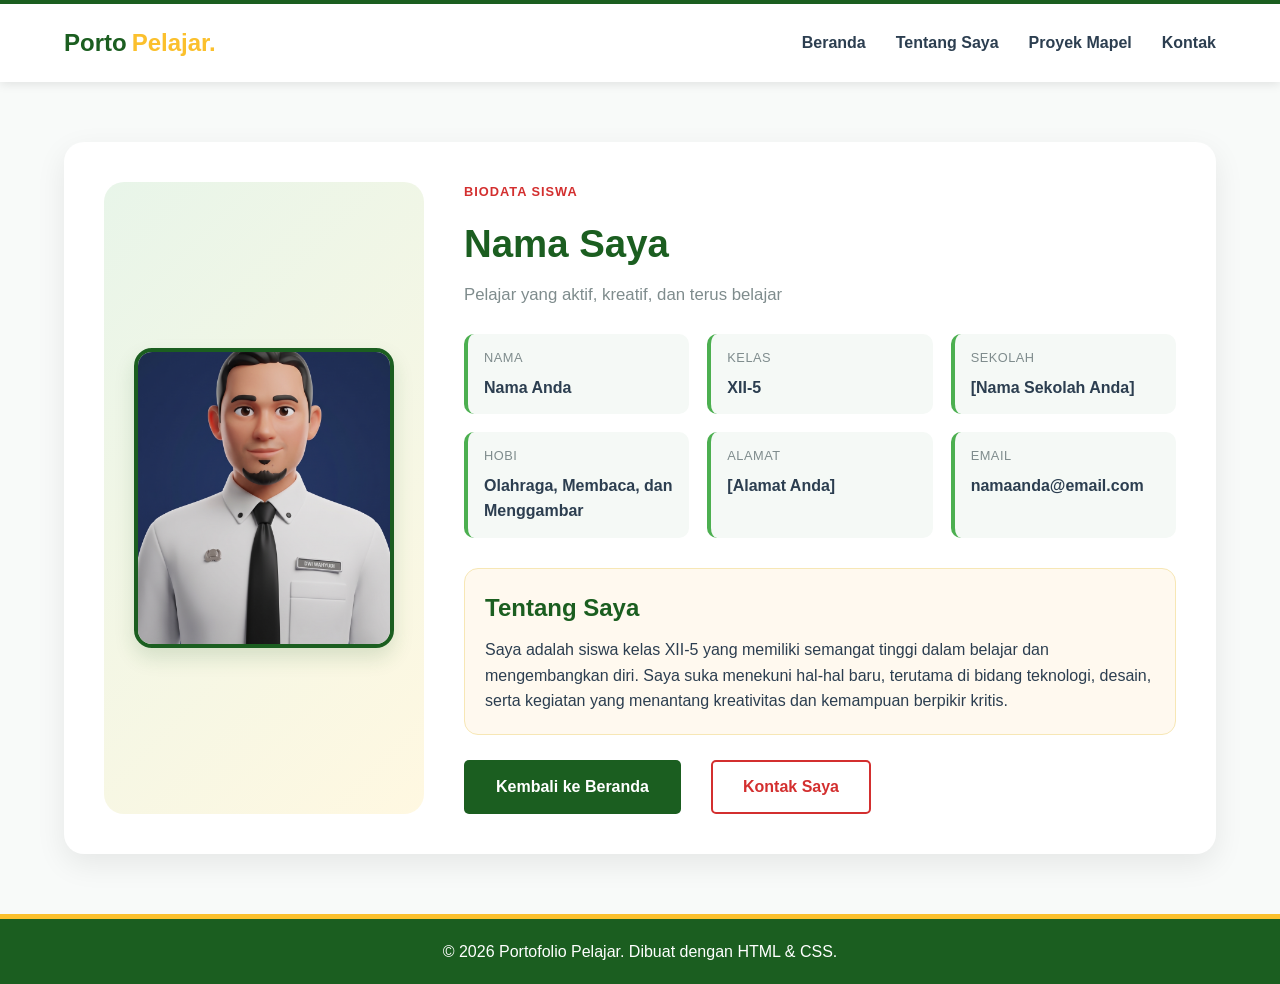
<file: biodata.html>
<!DOCTYPE html>
<html lang="id">

<head>
    <meta charset="UTF-8">
    <meta name="viewport" content="width=device-width, initial-scale=1.0">
    <title>Biodata Saya | Portofolio Pelajar</title>
    <link rel="stylesheet" href="css/style.css">
</head>

<body>
    <header>
        <div class="container">
            <nav>
                <div class="logo">
                    Porto<span>Pelajar.</span>
                </div>
                <ul class="nav-links">
                    <li><a href="index.html#beranda">Beranda</a></li>
                    <li><a href="biodata.html">Tentang Saya</a></li>
                    <li><a href="index.html#proyek">Proyek Mapel</a></li>
                    <li><a href="index.html#kontak">Kontak</a></li>
                </ul>
            </nav>
        </div>
    </header>

    <main class="container biodata-page">
        <section class="biodata-card">
            <div class="profile-photo-wrap">
                <img src="images/me%20gemini%202.png" alt="Foto Saya" class="profile-photo">
            </div>

            <div class="profile-content">
                <p class="eyebrow">Biodata Siswa</p>
                <h1>Nama Saya</h1>
                <p class="tagline">Pelajar yang aktif, kreatif, dan terus belajar</p>

                <div class="info-grid">
                    <div class="info-item">
                        <span class="label">Nama</span>
                        <strong>Nama Anda</strong>
                    </div>
                    <div class="info-item">
                        <span class="label">Kelas</span>
                        <strong>XII-5</strong>
                    </div>
                    <div class="info-item">
                        <span class="label">Sekolah</span>
                        <strong>[Nama Sekolah Anda]</strong>
                    </div>
                    <div class="info-item">
                        <span class="label">Hobi</span>
                        <strong>Olahraga, Membaca, dan Menggambar</strong>
                    </div>
                    <div class="info-item">
                        <span class="label">Alamat</span>
                        <strong>[Alamat Anda]</strong>
                    </div>
                    <div class="info-item">
                        <span class="label">Email</span>
                        <strong>namaanda@email.com</strong>
                    </div>
                </div>

                <div class="about-box">
                    <h2>Tentang Saya</h2>
                    <p>
                        Saya adalah siswa kelas XII-5 yang memiliki semangat tinggi dalam belajar dan
                        mengembangkan diri. Saya suka menekuni hal-hal baru, terutama di bidang teknologi,
                        desain, serta kegiatan yang menantang kreativitas dan kemampuan berpikir kritis.
                    </p>
                </div>

                <div class="cta-row">
                    <a href="index.html#beranda" class="btn">Kembali ke Beranda</a>
                    <a href="index.html#kontak" class="btn btn-secondary">Kontak Saya</a>
                </div>
            </div>
        </section>
    </main>

    <footer>
        <div class="container">
            <p>&copy; 2026 Portofolio Pelajar. Dibuat dengan HTML & CSS.</p>
        </div>
    </footer>
</body>

</html>
</file>
<file: css/style.css>
/* === Variabel Warna === */
        :root {
            --primary-green: #1b5e20;
            /* Hijau Tua Profesional */
            --light-green: #4caf50;
            /* Hijau Segar */
            --accent-red: #d32f2f;
            /* Merah Aksen */
            --accent-yellow: #fbc02d;
            /* Kuning Aksen */
            --bg-color: #f8faf9;
            /* Latar Belakang Terang */
            --text-dark: #2c3e50;
            --text-light: #7f8c8d;
            --white: #ffffff;
        }

        /* === Reset & Base Styles === */
        * {
            margin: 0;
            padding: 0;
            box-sizing: border-box;
            font-family: 'Segoe UI', Tahoma, Geneva, Verdana, sans-serif;
        }

        body {
            background-color: var(--bg-color);
            color: var(--text-dark);
            line-height: 1.6;
            scroll-behavior: smooth;
        }

        a {
            text-decoration: none;
            color: inherit;
        }

        .container {
            width: 90%;
            max-width: 1200px;
            margin: 0 auto;
        }

        /* === Navigasi === */
        header {
            background-color: var(--white);
            box-shadow: 0 2px 10px rgba(0, 0, 0, 0.1);
            position: sticky;
            top: 0;
            z-index: 1000;
            border-top: 4px solid var(--primary-green);
        }

        nav {
            display: flex;
            justify-content: space-between;
            align-items: center;
            padding: 20px 0;
        }

        .logo {
            font-size: 1.5rem;
            font-weight: 700;
            color: var(--primary-green);
            display: flex;
            align-items: center;
            gap: 5px;
        }

        .logo span {
            color: var(--accent-yellow);
        }

        .nav-links {
            display: flex;
            gap: 30px;
            list-style: none;
        }

        .nav-links a {
            font-weight: 600;
            color: var(--text-dark);
            transition: color 0.3s ease;
            position: relative;
        }

        .nav-links a:hover {
            color: var(--light-green);
        }

        .nav-links a::after {
            content: '';
            position: absolute;
            width: 0;
            height: 2px;
            bottom: -5px;
            left: 0;
            background-color: var(--accent-red);
            transition: width 0.3s ease;
        }

        .nav-links a:hover::after {
            width: 100%;
        }

        /* === Hero Section === */
        .hero {
            display: flex;
            align-items: center;
            justify-content: space-between;
            padding: 80px 0;
            min-height: 80vh;
        }

        .hero-text {
            flex: 1;
            padding-right: 50px;
        }

        .hero-text h1 {
            font-size: 3rem;
            color: var(--primary-green);
            margin-bottom: 15px;
            line-height: 1.2;
        }

        .hero-text p {
            font-size: 1.1rem;
            color: var(--text-light);
            margin-bottom: 30px;
        }

        .btn {
            display: inline-block;
            padding: 12px 30px;
            background-color: var(--primary-green);
            color: var(--white);
            font-weight: 600;
            border-radius: 5px;
            transition: all 0.3s ease;
            border: 2px solid transparent;
        }

        .btn:hover {
            background-color: var(--white);
            color: var(--primary-green);
            border-color: var(--primary-green);
            box-shadow: 4px 4px 0px var(--accent-yellow);
        }

        .btn-secondary {
            background-color: transparent;
            color: var(--accent-red);
            border: 2px solid var(--accent-red);
            margin-left: 15px;
        }

        .btn-secondary:hover {
            background-color: var(--accent-red);
            color: var(--white);
            box-shadow: 4px 4px 0px var(--accent-yellow);
        }

        .hero-img {
            flex: 1;
            text-align: right;
            position: relative;
        }

        .hero-img img {
            width: 100%;
            max-width: 450px;
            border-radius: 20px;
            box-shadow: -15px 15px 0px var(--light-green), -30px 30px 0px var(--accent-yellow);
            object-fit: cover;
        }

        /* === Bagian Umum Section === */
        .section-title {
            text-align: center;
            font-size: 2.2rem;
            color: var(--primary-green);
            margin-bottom: 50px;
            position: relative;
        }

        .section-title::after {
            content: '';
            display: block;
            width: 60px;
            height: 4px;
            background-color: var(--accent-red);
            margin: 10px auto 0;
            border-radius: 2px;
        }

        .section-padding {
            padding: 80px 0;
        }

        /* === Tentang Section === */
        .about-content {
            background-color: var(--white);
            padding: 40px;
            border-radius: 15px;
            box-shadow: 0 5px 20px rgba(0, 0, 0, 0.05);
            text-align: center;
            border-left: 5px solid var(--accent-yellow);
        }

        /* === Proyek Mapel Section === */
        #proyek {
            background-color: #e8f5e9;
            /* Latar hijau sangat muda */
        }

        .grid-cards {
            display: grid;
            grid-template-columns: repeat(auto-fit, minmax(300px, 1fr));
            gap: 30px;
        }

        .card {
            background-color: var(--white);
            border-radius: 10px;
            overflow: hidden;
            box-shadow: 0 5px 15px rgba(0, 0, 0, 0.08);
            transition: transform 0.3s ease, box-shadow 0.3s ease;
            border-bottom: 4px solid transparent;
        }

        .card:hover {
            transform: translateY(-10px);
            box-shadow: 0 15px 30px rgba(0, 0, 0, 0.12);
            border-bottom: 4px solid var(--accent-red);
        }

        .card-img {
            width: 100%;
            height: 200px;
            object-fit: cover;
            border-bottom: 2px solid var(--accent-yellow);
        }

        .card-body {
            padding: 25px;
        }

        .badge {
            background-color: var(--accent-yellow);
            color: var(--text-dark);
            font-size: 0.8rem;
            font-weight: 700;
            padding: 4px 10px;
            border-radius: 20px;
            display: inline-block;
            margin-bottom: 15px;
        }

        .card-title {
            font-size: 1.3rem;
            color: var(--primary-green);
            margin-bottom: 10px;
        }

        .card-text {
            color: var(--text-light);
            font-size: 0.95rem;
            margin-bottom: 20px;
        }

        .card-link {
            color: var(--accent-red);
            font-weight: 600;
            display: inline-flex;
            align-items: center;
            gap: 5px;
        }

        .card-link:hover {
            color: var(--primary-green);
        }

        /* === Kontak Section === */
        .contact-wrapper {
            display: flex;
            gap: 50px;
            background-color: var(--white);
            padding: 40px;
            border-radius: 15px;
            box-shadow: 0 5px 20px rgba(0, 0, 0, 0.05);
        }

        .contact-info {
            flex: 1;
        }

        .contact-info h3 {
            color: var(--primary-green);
            margin-bottom: 20px;
        }

        .contact-form {
            flex: 1;
            display: flex;
            flex-direction: column;
            gap: 15px;
        }

        .contact-form input,
        .contact-form textarea {
            width: 100%;
            padding: 15px;
            border: 1px solid #ddd;
            border-radius: 5px;
            font-family: inherit;
        }

        .contact-form input:focus,
        .contact-form textarea:focus {
            outline: none;
            border-color: var(--light-green);
            box-shadow: 0 0 0 2px rgba(76, 175, 80, 0.2);
        }

        .contact-form button {
            cursor: pointer;
            border: none;
        }

        /* === Biodata Page === */
        .biodata-page {
            padding: 60px 0;
        }

        .biodata-card {
            display: grid;
            grid-template-columns: 320px 1fr;
            gap: 40px;
            background-color: var(--white);
            padding: 40px;
            border-radius: 20px;
            box-shadow: 0 10px 30px rgba(0, 0, 0, 0.08);
        }

        .profile-photo-wrap {
            display: flex;
            align-items: center;
            justify-content: center;
            background: linear-gradient(135deg, #e8f5e9, #fff8e1);
            border-radius: 20px;
            padding: 20px;
        }

        .profile-photo {
            width: 100%;
            max-width: 260px;
            height: 300px;
            object-fit: cover;
            border-radius: 18px;
            border: 4px solid var(--primary-green);
            box-shadow: 0 10px 20px rgba(27, 94, 32, 0.15);
        }

        .profile-content {
            display: flex;
            flex-direction: column;
            justify-content: center;
        }

        .eyebrow {
            color: var(--accent-red);
            text-transform: uppercase;
            letter-spacing: 1px;
            font-size: 0.8rem;
            font-weight: 700;
            margin-bottom: 10px;
        }

        .profile-content h1 {
            color: var(--primary-green);
            font-size: 2.4rem;
            margin-bottom: 8px;
        }

        .tagline {
            color: var(--text-light);
            font-size: 1.05rem;
            margin-bottom: 25px;
        }

        .info-grid {
            display: grid;
            grid-template-columns: repeat(auto-fit, minmax(200px, 1fr));
            gap: 18px;
            margin-bottom: 30px;
        }

        .info-item {
            background-color: #f5f9f6;
            border-left: 4px solid var(--light-green);
            padding: 14px 16px;
            border-radius: 10px;
        }

        .label {
            display: block;
            font-size: 0.8rem;
            color: var(--text-light);
            margin-bottom: 6px;
            text-transform: uppercase;
            letter-spacing: 0.5px;
        }

        .about-box {
            background-color: #fff9ef;
            border: 1px solid #f7e7b5;
            border-radius: 14px;
            padding: 20px;
            margin-bottom: 25px;
        }

        .about-box h2 {
            color: var(--primary-green);
            margin-bottom: 10px;
        }

        .cta-row {
            display: flex;
            flex-wrap: wrap;
            gap: 15px;
        }

        /* === Footer === */
        footer {
            background-color: var(--primary-green);
            color: var(--white);
            text-align: center;
            padding: 20px 0;
            border-top: 5px solid var(--accent-yellow);
        }

        /* === Responsive Design === */
        @media (max-width: 768px) {
            .hero {
                flex-direction: column-reverse;
                text-align: center;
                padding: 40px 0;
            }

            .hero-text {
                padding-right: 0;
                margin-top: 40px;
            }

            .hero-img img {
                box-shadow: 0px 15px 0px var(--light-green);
            }

            .nav-links {
                display: none;
                /* Disembunyikan di mobile untuk kesederhanaan template murni */
            }

            .contact-wrapper {
                flex-direction: column;
            }

            .biodata-card {
                grid-template-columns: 1fr;
                padding: 25px 20px;
            }

            .profile-photo {
                max-width: 220px;
                height: 260px;
            }
        }
</file>
